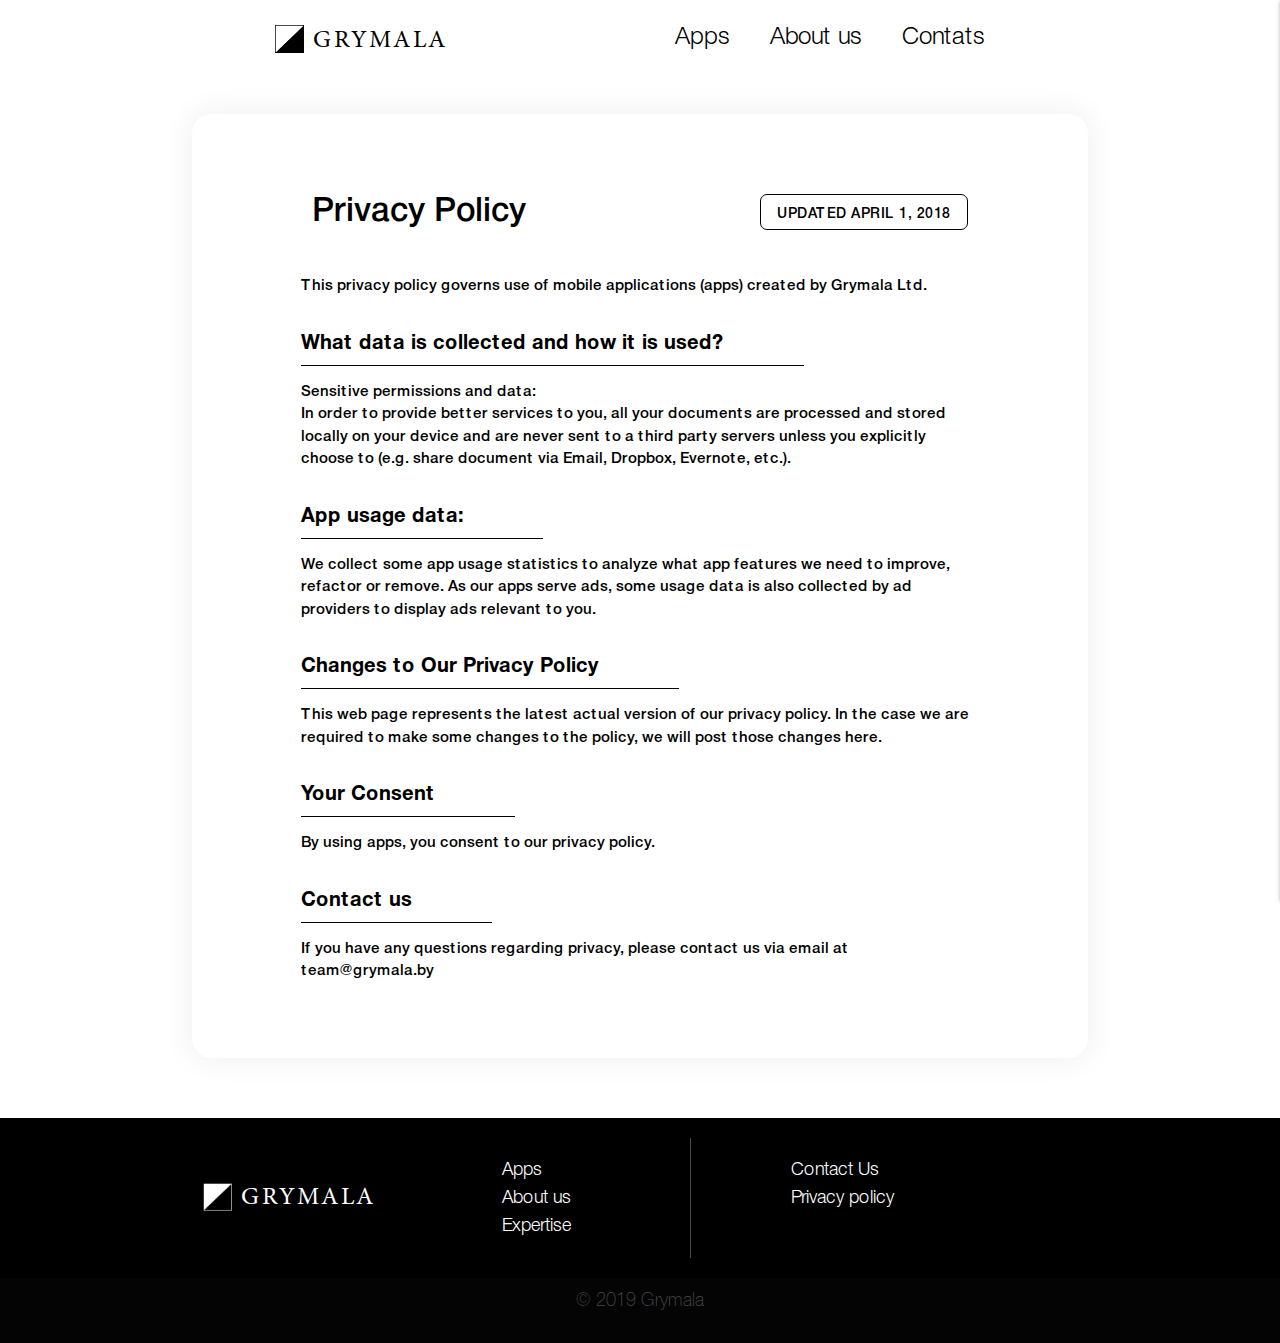
<file: policy.html>
<!DOCTYPE html>
<!--[if lt IE 7]><html lang="ru" class="lt-ie9 lt-ie8 lt-ie7"><![endif]-->
<!--[if IE 7]><html lang="ru" class="lt-ie9 lt-ie8"><![endif]-->
<!--[if IE 8]><html lang="ru" class="lt-ie9"><![endif]-->
<!--[if gt IE 8]><!-->
<html lang="ru">
<!--<![endif]-->
    <head>
        <meta charset="utf-8" />
        <title>Grymala</title>
        <meta content="" name="description" />
        <link rel="shortcut icon" href="favicon.png" />
        <meta http-equiv="X-UA-Compatible" content="IE=edge" />
        <meta name="viewport" content="width=device-width, initial-scale=1.0" />
        <link href="https://fonts.googleapis.com/icon?family=Material+Icons" rel="stylesheet" />
        <link rel="stylesheet" href="css/libs.min.css" />
        <link rel="stylesheet" href="css/style.css" />
    </head>
    <body>
        <main>
            <div class="navbar-fixed">
                <nav class="header">
                    <div class="nav-wrapper container header__container">
                        <a href="/" class="brand-logo header__brand-logo">GRYMALA</a>
                        <ul id="nav-mobile" class="right hide-on-med-and-down">
                            <li><a nohref class="header__item" data-target="/#apps">Apps</a></li>
                            <li><a nohref class="header__item" data-target="/#about-us">About us</a></li>
                            <li><a nohref class="header__item" data-target="/#contacts">Contats</a></li>
                        </ul>
                        <a nohref data-target="slide-out" class="header-mobile__sidenav-trigger toggle-hamburger__arrtoleft">
                            <span></span>
                        </a>
                    </div>
                </nav>
                <ul id="slide-out" class="sidenav header-mobile__sidenav">
                    <li><a nohref class="header__item" data-target="#apps">Apps</a></li>
                    <li><a nohref class="header__item" data-target="#about-us">About us</a></li>
                    <li><a nohref class="header__item" data-target="#expertise">Expertise</a></li>
                    <li><a nohref class="header__item" data-target="#contacts">Contact Us</a></li>
                    <li><a href="/policy.html" class="header__item">Privacy Policy</a></li>
                </ul>
            </div>

            <div class="container policy">
                <div class="row">
                    <div class="col s12 l6">
                        <h1 class="policy__title">Privacy Policy</h1>
                    </div>
                    <div class="col s12 l6">
                        <a class="btn policy__btn">Updated April 1, 2018</a>
                    </div>
                </div>
                <div clasas="row">
                    <div class="col s12 policy__mobile_padding">
                        <p class="policy__text">This privacy policy governs use of mobile applications (apps) created by Grymala Ltd.</p>
                        <h2 class="policy__title-text">What data is collected and how it is used?</h2>
                        <p class="policy__text">Sensitive permissions and data:<br>
                            In order to provide better services to you, all your documents are processed and stored locally on your device and are never sent to a third party servers unless you explicitly choose to (e.g. share document via Email, Dropbox, Evernote, etc.).</p>
                        <h2 class="policy__title-text">App usage data:</h2>
                        <p class="policy__text">We collect some app usage statistics to analyze what app features we need to improve, refactor or remove. As our apps serve ads, some usage data is also collected by ad providers to display ads relevant to you.</p>
                        <h2 class="policy__title-text">Changes to Our Privacy Policy</h2>
                        <p class="policy__text">This web page represents the latest actual version of our privacy policy. In the case we are required to make some changes to the policy, we will post those changes here.</p>
                        <h2 class="policy__title-text">Your Consent</h2>
                        <p class="policy__text">By using apps, you consent to our privacy policy.</p>
                        <h2 class="policy__title-text">Contact us</h2>
                        <p class="policy__text">If you have any questions regarding privacy, please contact us via email at team@grymala.by</p>
                    </div>
                </div>
            </div>
        </main>

        <footer class="page-footer footer-block">
            <div class="container">
                <div class="row">
                    <div class="col s12 l4 footer-block__logo_text-align">
                        <ul>
                            <li><a class="footer-block__logo" href="/">GRYMALA</a></li>
                        </ul>
                    </div>
                    <div class="col s6 l2 footer-block__first">
                        <ul class="footer-block__border">
                            <li><a nohref class="white-text footer-block__item" data-target="#apps">Apps</a></li>
                            <li><a nohref class="white-text footer-block__item" data-target="#about-us">About us</a></li>
                            <li><a nohref class="white-text footer-block__item" data-target="#expertise">Expertise</a></li>
                        </ul>
                    </div>
                    <div class="col s6 l4 footer-block__second">
                        <ul>
                            <li><a nohref class="white-text footer-block__item" data-target="#contacts">Contact Us</a></li>
                            <li><a href="/policy.html" class="white-text footer-block__item">Privacy policy</a></li>
                        </ul>
                    </div>
                </div>
            </div>
            <div class="footer-copyright">
                <div class="container center-align">
                    <p class="footer-copyright__text">© 2019 Grymala</p>
                </div>
            </div>
        </footer>

        <!--[if lt IE 9]>
        <script src="js/ie.min.js"></script>
        <![endif]-->

        <script src="js/libs.min.js"></script>
        <script src="js/script.js"></script>
    </body>
</html>
</file>
<file: css/style.css>
*::-webkit-input-placeholder {
  color: #666;
  opacity: 1;
}

*:-moz-placeholder {
  color: #666;
  opacity: 1;
}

*::-moz-placeholder {
  color: #666;
  opacity: 1;
}

*:-ms-input-placeholder {
  color: #666;
  opacity: 1;
}

*::-webkit-media-controls-panel {
  display: none !important;
  -webkit-appearance: none;
}

*::-webkit-media-controls-play-button {
  display: none !important;
  -webkit-appearance: none;
}

*::-webkit-media-controls-start-playback-button {
  display: none !important;
  -webkit-appearance: none;
}

*::-webkit-media-controls,
*::-moz-media-controls,
*::-o-media-controls,
*::-ms-media-controls,
*::-webkit-media-controls-volume-slider,
*::-webkit-media-controls-play-button,
*::-webkit-media-controls-mute-button,
*::-webkit-media-controls-timeline,
*::-webkit-media-controls-current-time-display,
*::-webkit-media-controls-start-playback-button {
  display: none !important;
}

.delay-200ms {
  animation-delay: .2s;
}

.delay-400ms {
  animation-delay: .4s;
}

.sidenav-overlay {
  z-index: 996;
}

@font-face {
  font-family: 'Helvetica Neue Cyr Thin';
  src: url("fonts/HelveticaNeueCyr-Thin.eot");
  src: url("fonts/HelveticaNeueCyr-Thin.eot?#iefix") format("embedded-opentype"), url("fonts/HelveticaNeueCyr-Thin.woff") format("woff"), url("fonts/HelveticaNeueCyr-Thin.ttf") format("truetype");
  font-weight: normal;
  font-style: normal;
}

@font-face {
  font-family: 'Helvetica Neue Cyr Light';
  src: url("fonts/HelveticaNeueCyr-Light.eot");
  src: url("fonts/HelveticaNeueCyr-Light.eot?#iefix") format("embedded-opentype"), url("fonts/HelveticaNeueCyr-Light.woff") format("woff"), url("fonts/HelveticaNeueCyr-Light.ttf") format("truetype");
  font-weight: normal;
  font-style: normal;
}

@font-face {
  font-family: 'Helvetica Neue Cyr Roman';
  src: url("fonts/HelveticaNeueCyr-Roman.eot");
  src: url("fonts/HelveticaNeueCyr-Roman.eot?#iefix") format("embedded-opentype"), url("fonts/HelveticaNeueCyr-Roman.woff") format("woff"), url("fonts/HelveticaNeueCyr-Roman.ttf") format("truetype");
  font-weight: normal;
  font-style: normal;
}

@font-face {
  font-family: 'Helvetica Neue Cyr Medium';
  src: url("fonts/HelveticaNeueCyr-Medium.eot");
  src: url("fonts/HelveticaNeueCyr-Medium.eot?#iefix") format("embedded-opentype"), url("fonts/HelveticaNeueCyr-Medium.woff") format("woff"), url("fonts/HelveticaNeueCyr-Medium.ttf") format("truetype");
  font-weight: normal;
  font-style: normal;
}

@font-face {
  font-family: 'Helvetica Neue Cyr Bold';
  src: url("fonts/HelveticaNeueCyr-Bold.eot");
  src: url("fonts/HelveticaNeueCyr-Bold.eot?#iefix") format("embedded-opentype"), url("fonts/HelveticaNeueCyr-Bold.woff") format("woff"), url("fonts/HelveticaNeueCyr-Bold.ttf") format("truetype");
  font-weight: normal;
  font-style: normal;
}

@font-face {
  font-family: 'Minion Pro Medium';
  src: url("fonts/MinionPro-Medium.eot");
  src: url("fonts/MinionPro-Medium.eot?#iefix") format("embedded-opentype"), url("fonts/MinionPro-Regular.woff") format("woff"), url("fonts/MinionPro-Medium.ttf") format("truetype");
  font-weight: normal;
  font-style: normal;
}

@font-face {
  font-family: 'Arial Bold';
  src: url("fonts/Arial-BoldMT.eot");
  src: url("fonts/Arial-BoldMT.eot?#iefix") format("embedded-opentype"), url("fonts/Arial-BoldMT.woff") format("woff"), url("fonts/Arial-BoldMT.ttf") format("truetype");
  font-weight: normal;
  font-style: normal;
}

html {
  font-size: 15px;
}

* {
  color: black;
}

body {
  display: -ms-flexbox;
  display: flex;
  min-height: 100vh;
  -ms-flex-direction: column;
      flex-direction: column;
}

main {
  -ms-flex: 1 0 auto;
      flex: 1 0 auto;
}

.header {
  height: 73px;
  background-color: #fff;
  box-shadow: none;
}

.header__brand-logo {
  height: 44px;
  width: 170px;
  margin-top: 10px;
  padding-left: 38px !important;
  background-image: url("../img/Grymala.png");
  background-repeat: no-repeat;
  background-position: left 15px;
  background-size: 29px;
  font-family: 'Minion Pro Medium';
  font-size: 25px !important;
  letter-spacing: 2.3px;
  color: #000 !important;
}

.header__item {
  margin: 0 10px;
  padding: 5px 10px 0;
  font-family: 'Helvetica Neue Cyr Light';
  font-size: 24px;
  color: black;
  transition: .3s;
}

.index__title {
  margin-bottom: 30px;
  font-family: 'Helvetica Neue Cyr Bold';
  font-size: 36px;
  text-align: center;
}

.index__title_opacity-0 {
  opacity: 0;
}

nav i, nav [class^='mdi-'], nav [class*='mdi-'], nav i.material-icons {
  font-size: 30px !important;
}

/*about-us-block*/
.about-us-block {
  padding-bottom: 72px;
}

.passion,
.experience,
.knowledge {
  padding: 0 20px;
}

.about-us-block__icon-container {
  margin: 0 auto;
  width: 108px;
  height: 108px;
}

.about-us-block__title {
  height: 43px !important;
  line-height: 46px !important;
  width: 211px;
  border-radius: 5px !important;
  font-family: 'Helvetica Neue Cyr Medium';
  font-size: 22px !important;
  font-weight: bold;
  color: #000;
  text-transform: none !important;
  opacity: 0;
}

.about-us-block__info {
  line-height: 19px;
  margin-top: 18px;
  font-family: 'Helvetica Neue Cyr Roman';
  font-size: 13px;
  opacity: 0;
}

/*our-expertise-block*/
.our-expertise-block {
  padding: 24px 0 40px;
  background-color: #eee;
  overflow: hidden;
}

.our-expertise-block__img {
  height: 108px;
  background-repeat: no-repeat;
  background-position: center bottom;
  background-size: contain;
  opacity: 0;
}

.augmented-reality__img {
  margin-top: 34px;
  background-image: url("../img/Augmented_Reality@1x.png");
}

.image-processing__img {
  background-image: url("../img/Image_processing@1x.png");
}

.custom-design__img {
  background-image: url("../img/Custom_design@1x.png");
}

.neural-networks__img {
  margin-top: 30px;
  background-image: url("../img/Neural_networks@1x.png");
}

.complex-algorithms__img {
  background-image: url("../img/Complex_algorithms@1x.png");
}

.native-development__img {
  background-image: url("../img/Native_development@1x.png");
}

.our-expertise-block__title {
  margin-top: 0;
  margin-bottom: 0;
  font-family: 'Helvetica Neue Cyr Light';
  font-size: 22px;
  opacity: 0;
}

.our-expertise-block__info {
  margin-top: 8px;
  line-height: 15px;
  font-family: 'Helvetica Neue Cyr Light';
  font-size: 14px;
  opacity: 0;
}

.index-video-block {
  position: relative;
  height: 700px;
  opacity: 0;
}

.index-video-block__video {
  position: absolute;
  border-radius: 20px;
  width: 270px;
  left: 50%;
  top: 47%;
  transform: translate3d(-50%, -50%, 0);
}

.index-video-block__frame {
  position: absolute;
  width: 320px;
  height: 620px;
  left: 50%;
  top: 50%;
  transform: translate3d(-50%, -50%, 0);
}

.index-video-block__button-play {
  position: absolute;
  padding: 0;
  width: 50px;
  height: 50px;
  top: 50%;
  left: 50%;
  -ms-transform: translate(-50%, -50%);
      transform: translate(-50%, -50%);
  border: none;
  border-radius: 50%;
  background-color: rgba(200, 200, 200, 0.75);
  z-index: 3;
  cursor: pointer;
}

.index-video-block__button-play:focus {
  background-color: rgba(200, 200, 200, 0.75);
}

.index-video-block__button-play:before {
  content: '';
  position: absolute;
  width: 0;
  height: 0;
  top: 50%;
  left: 65%;
  border: 12px solid transparent;
  border-left: 16px solid rgba(255, 255, 255, 0.8);
  -ms-transform: translate(-50%, -50%);
      transform: translate(-50%, -50%);
}

/*contacts-block*/
.contacts-block {
  padding: 0 0 100px;
}

.contacts-block__title {
  font-family: 'Helvetica Neue Cyr Roman';
  font-size: 20px;
}

.contacts-block__label {
  width: 101px !important;
  font-family: 'Helvetica Neue Cyr Light';
  font-size: 20px;
  padding: 0 .75rem 0 0 !important;
  color: black;
}

.contacts-block__input-block {
  width: calc(100% - 101px) !important;
}

.contacts-block__input,
.contacts-block__textarea {
  padding-left: 10px !important;
  background-color: #f0f0f0 !important;
  border: 1px solid #eee !important;
  border-radius: 5px !important;
}

.contacts-block__input:focus,
.contacts-block__textarea:focus {
  box-shadow: 0 0 5px 1px #3b95ff !important;
  outline: none;
}

.contacts-block__input {
  height: 35px !important;
  width: calc(100% - 12px) !important;
  margin-bottom: 4px !important;
}

.contacts-block__textarea {
  height: auto;
  resize: none;
}

.contacts-block__btn {
  float: right;
  height: 29px !important;
  line-height: 28px !important;
  margin: 3px 9px 0 0;
  padding: 0 23px !important;
  background-color: transparent !important;
  color: #000 !important;
  border: 1px solid #000 !important;
  border-radius: 7px !important;
  font-family: sans-serif;
  box-shadow: none !important;
}

.contacts-block__img {
  margin-bottom: 10px;
}

.contacts-block__row {
  margin-bottom: 0 !important;
}

.contacts-block__col3_width {
  width: 70px !important;
}

.contacts-block__info {
  margin: 0;
  font-family: 'Helvetica Neue Cyr Light';
}

.contacts-block__info_bold {
  margin: 0;
  font-family: 'Helvetica Neue Cyr Medium';
}

.contacts-block__map {
  margin-bottom: 15px;
}

/*footer*/
.footer-block {
  background-color: #000 !important;
  font-size: 18px;
}

.footer-block__logo {
  display: inline-block;
  height: 33px;
  padding-left: 38px !important;
  background-image: url("../img/Grymala-footer.png");
  background-repeat: no-repeat;
  background-position: left 3px;
  background-size: 29px;
  font-family: 'Minion Pro Medium';
  font-size: 25px !important;
  letter-spacing: 2.3px;
  color: #fff;
}

.footer-block__first {
  border-right: 1px solid #4a4a4a;
}

.footer-block__item {
  cursor: pointer;
  font-family: 'Helvetica Neue Cyr Light';
}

.footer-copyright__text {
  margin-top: 0;
  font-family: 'Helvetica Neue Cyr Thin';
  color: #4a4a4a !important;
}

/* policy */
.policy {
  border-radius: 20px;
  box-shadow: 0 0 31px 1px rgba(0, 0, 0, 0.07);
}

.policy__title {
  margin-top: 0;
  font-family: 'Helvetica Neue Cyr Medium';
  font-size: 33px;
}

.policy__btn {
  padding: 2px 16px 0 !important;
  background-color: #fff !important;
  border: 1px solid black !important;
  border-radius: 7px !important;
  box-shadow: none !important;
  font-family: 'Helvetica Neue Cyr Medium';
  font-size: 14px !important;
  color: black !important;
}

.policy__text {
  font-family: 'Helvetica Neue Cyr Medium';
}

.policy__title-text {
  display: inline-block;
  margin: 20px 0 0;
  border-bottom: 1px solid black;
  font-family: 'Helvetica Neue Cyr Bold';
  font-size: 20px;
}

.video-retina-block {
  display: none;
}

#modal-submitted-form {
  max-width: 450px !important;
  margin: 0 !important;
  top: 50% !important;
  left: 50% !important;
  -ms-transform: translate(-50%, -50%) scale(1) !important;
      transform: translate(-50%, -50%) scale(1) !important;
  border-radius: 10px;
}

.modal-content {
  text-align: center;
  padding: 50px !important;
}

.modal-close {
  position: absolute;
  right: 32px;
  top: 32px;
  width: 32px;
  height: 32px;
  opacity: 0.3;
}

.modal-close:hover {
  opacity: 1;
}

.modal-close:before, .modal-close:after {
  position: absolute;
  left: 15px;
  content: ' ';
  height: 33px;
  width: 2px;
  background-color: #333;
}

.modal-close:before {
  -ms-transform: rotate(45deg);
      transform: rotate(45deg);
}

.modal-close:after {
  -ms-transform: rotate(-45deg);
      transform: rotate(-45deg);
}

.swiper-container {
  opacity: 0;
  padding: 25px 0;
}

.swiper-container.swiper-container-scale {
  opacity: 1;
}

.swiper-wrapper {
  transition-timing-function: cubic-bezier(0.39, 0.58, 0.57, 1);
}

.swiper-slide {
  width: 350px;
  position: relative;
  overflow: hidden;
  font-size: 22px;
  background-color: #ffffff;
  border-radius: 10px;
  box-shadow: 0 0 10px rgba(0, 0, 0, 0.3);
  outline: none;
}

.carousel__video-wrapper {
  position: relative;
  width: 100%;
  height: 0;
  padding-bottom: 118.181818%;
  background-color: #000;
  z-index: 2;
}

.carousel__item-video {
  display: none;
  position: relative;
  width: 100%;
  z-index: 1;
  pointer-events: none;
}

.carousel__poster-wrapper {
  position: absolute;
  top: 0;
  left: 0;
  width: 100%;
  height: 100%;
  z-index: 2;
  transition: all 1s ease;
}

.carousel__item-poster {
  position: absolute;
  top: 0;
  left: 0;
  width: 100%;
  height: 100%;
  z-index: 2;
}

.carousel__item-icon {
  display: block;
  position: absolute;
  top: 50%;
  left: 50%;
  -ms-transform: translate(-50%, -50%);
      transform: translate(-50%, -50%);
  width: 35%;
  height: auto;
  z-index: 3;
  border-radius: 30px;
  box-shadow: 0px 0px 15px 2px rgba(0, 0, 0, 0.4);
}

.carousel__poster-wrapper_hide {
  opacity: 0;
}

.carousel-item__content {
  position: relative;
}

.carousel-item__content:before {
  content: '';
  position: absolute;
  top: -29px;
  left: 0;
  background-image: url(../img/wave.svg);
  background-repeat: no-repeat;
  background-position: top center;
  width: 100%;
  height: 50px;
  background-size: contain;
  z-index: 3;
}

.carousel__button-play {
  position: absolute;
  padding: 0;
  width: 70px;
  height: 70px;
  bottom: 12%;
  left: 50%;
  -ms-transform: translate(-50%);
      transform: translate(-50%);
  border: 2px solid #fff;
  border-radius: 50%;
  background-color: rgba(0, 0, 0, 0.3);
  z-index: 10;
  cursor: pointer;
}

.carousel__button-play:focus {
  background-color: rgba(200, 200, 200, 0.75);
}

.carousel__button-play:before {
  content: '';
  position: absolute;
  width: 0;
  height: 0;
  top: 50%;
  left: 65%;
  border: 15px solid transparent;
  border-left: 20px solid white;
  -ms-transform: translate(-50%, -50%);
      transform: translate(-50%, -50%);
}

.carousel__button-play_hide {
  display: none;
}

.carousel__item-name {
  text-align: center;
  margin: 0 0 10px 0;
  font-family: 'Arial Bold';
  font-size: 25px;
}

.carousel__item-description {
  font-family: 'Helvetica Neue Cyr Roman';
  font-size: 15px;
  text-indent: 15px;
  padding: 0 10px;
}

.carousel__divider {
  margin: 0 15px;
}

.carousel__download {
  margin: 10px 0 5px;
  font-family: 'Helvetica Neue Cyr Light';
  font-size: 20px;
}

.carousel__soc-link {
  display: inline-block;
  height: 35px;
  width: 120px;
  margin-bottom: 10px;
  background-repeat: no-repeat;
  background-position: center;
  background-size: contain;
}

.carousel__soc-link-1 {
  background-image: url("../img/get_it_on_google_play.png");
}

.carousel__soc-link-2 {
  background-image: url("../img/download_on_the_app_store.png");
}

.slick-track {
  padding: 80px 0;
}

.slick-current {
  -ms-transform: scale(1.2, 1.2);
      transform: scale(1.2, 1.2);
  z-index: 3;
}

@media (min-width: 993px) {
  nav .header-mobile__sidenav-trigger {
    display: none;
  }
  .header__container {
    width: 57% !important;
  }
  #nav-menu li {
    position: relative;
  }
  .header__item {
    position: relative;
    line-height: 66px;
  }
  .header__item:hover {
    background-color: transparent;
  }
  .header__item ~ .nav-underline {
    display: none;
  }
  .header__item.active ~ .nav-underline {
    display: block;
  }
  .nav-underline {
    position: absolute;
    height: 2px;
    background: #000;
    transition: width 0.3s ease;
  }
  .slick-slider {
    padding: 50px 0 300px;
  }
  .contacts-block__col {
    padding-right: 30px !important;
  }
  .contacts-block__col:last-child {
    padding-left: 40px !important;
    border-left: 1px solid #eee;
  }
  .contacts-block__title {
    margin: 33px 0 38px 0;
  }
  .contacts-block__divider {
    display: none;
  }
  .footer-block__logo {
    margin-top: 24px;
  }
  .footer-block__first {
    width: 200px !important;
  }
  .footer-block__second {
    width: 270px !important;
    padding-left: 100px !important;
  }
  .policy {
    margin-top: 50px !important;
    margin-bottom: 60px !important;
    padding: 80px 109px 60px;
  }
  .policy__btn {
    float: right;
  }
  .policy__title-text {
    padding: 0 80px 10px 0;
  }
}

@media (max-width: 992px) {
  nav.header .header-mobile__sidenav-trigger {
    float: right !important;
    margin: 8px 0 !important;
    background-color: #fff;
    display: block;
    position: relative;
    overflow: hidden;
    padding: 0;
    width: 70px;
    height: 46px;
    border: none;
    cursor: pointer;
    transition: background 0.3s;
    /* when menu open: */
  }
  nav.header .header-mobile__sidenav-trigger:focus {
    outline: none;
    background-color: #fff;
  }
  nav.header .header-mobile__sidenav-trigger span {
    display: block;
    position: absolute;
    top: 24px;
    left: 18px;
    right: 18px;
    height: 1px;
    background: #000;
    transition: transform 0.3s;
  }
  nav.header .header-mobile__sidenav-trigger span::before, nav.header .header-mobile__sidenav-trigger span::after {
    position: absolute;
    display: block;
    left: 0;
    width: 100%;
    height: 1px;
    background-color: #000;
    content: "";
  }
  nav.header .header-mobile__sidenav-trigger span::before {
    top: -6px;
    -ms-transform-origin: bottom left;
        transform-origin: bottom left;
    transition: transform 0.3s, width 0.3s, top 0.3s;
  }
  nav.header .header-mobile__sidenav-trigger span::after {
    bottom: -6px;
    -ms-transform-origin: top left;
        transform-origin: top left;
    transition: transform 0.3s, width 0.3s, bottom 0.3s;
  }
  nav.header .header-mobile__sidenav-trigger.is-active span {
    -ms-transform: rotate(180deg);
        transform: rotate(180deg);
  }
  nav.header .header-mobile__sidenav-trigger.is-active span::before, nav.header .header-mobile__sidenav-trigger.is-active span::after {
    width: 50%;
  }
  nav.header .header-mobile__sidenav-trigger.is-active span::before {
    top: 0;
    -ms-transform: translateX(0) translateY(0) rotate(40deg);
        transform: translateX(0) translateY(0) rotate(40deg);
  }
  nav.header .header-mobile__sidenav-trigger.is-active span:after {
    bottom: 0;
    -ms-transform: translateX(0) translateY(0) rotate(-40deg);
        transform: translateX(0) translateY(0) rotate(-40deg);
  }
  .header-mobile__sidenav {
    height: 210px;
    width: 100%;
    margin-top: 73px;
    padding-bottom: 0;
    box-shadow: none;
  }
  .sidenav-overlay {
    top: 73px;
  }
  .header-mobile__sidenav .header__item {
    height: 37px;
    font-size: 18px;
  }
  .contacts-block__col {
    padding: 0 !important;
  }
  .contacts-block__title {
    margin: 33px 0 38px;
    text-align: center;
  }
  .contacts-block__divider {
    margin: 30px;
  }
  .contacts-block__img {
    height: auto;
    width: 100%;
  }
  .contacts-block__row {
    margin-right: 0 !important;
    margin-left: 0 !important;
  }
  .footer-block__logo_text-align {
    text-align: center;
  }
  .footer-block__border {
    padding-left: calc(100% - 95px) !important;
  }
  .policy {
    margin-top: 20px !important;
    margin-bottom: 20px !important;
    padding: 15px;
  }
  .policy__mobile_padding {
    padding: 0 12px;
  }
  .policy__title-text {
    padding: 0 0 10px 0;
  }
  .carousel__soc-link-1 {
    background-image: url("../img/google_play-mobile.png");
  }
  .carousel__soc-link-2 {
    background-image: url("../img/app_store-mobile.png");
  }
}

@media (max-width: 600px) {
  .container {
    width: 96% !important;
  }
  .header__brand-logo {
    background-position: left 10px;
  }
}

@media (max-width: 479px) {
  .swiper-slide {
    width: 250px;
  }
  .carousel-item__content:before {
    top: -20px;
  }
  .carousel__item-name {
    font-size: 20px;
  }
  .carousel__item-description {
    font-size: 12px;
  }
  .carousel__download {
    font-size: 15px;
  }
  .carousel__soc-link {
    width: 100px;
    height: 30px;
  }
  .carousel__item-icon {
    border-radius: 20px;
  }
  .carousel__button-play {
    width: 50px;
    height: 50px;
  }
  .carousel__button-play:before {
    left: 67%;
    border: 12px solid transparent;
    border-left: 16px solid white;
  }
  .footer-block__second > ul {
    margin-left: 22px;
  }
}

@media (-webkit-min-device-pixel-ratio: 2), (min-resolution: 192dpi) {
  .video-no-retina-block {
    display: none;
  }
  .video-retina-block {
    display: inline-block;
  }
  .augmented-reality__img {
    background-image: url("../img/Augmented_Reality@2x.png");
  }
  .image-processing__img {
    background-image: url("../img/Image_processing@2x.png");
  }
  .custom-design__img {
    background-image: url("../img/Custom_design@2x.png");
  }
  .neural-networks__img {
    background-image: url("../img/Neural_networks@2x.png");
  }
  .complex-algorithms__img {
    background-image: url("../img/Complex_algorithms@2x.png");
  }
  .native-development__img {
    background-image: url("../img/Native_development@2x.png");
  }
}
</file>
